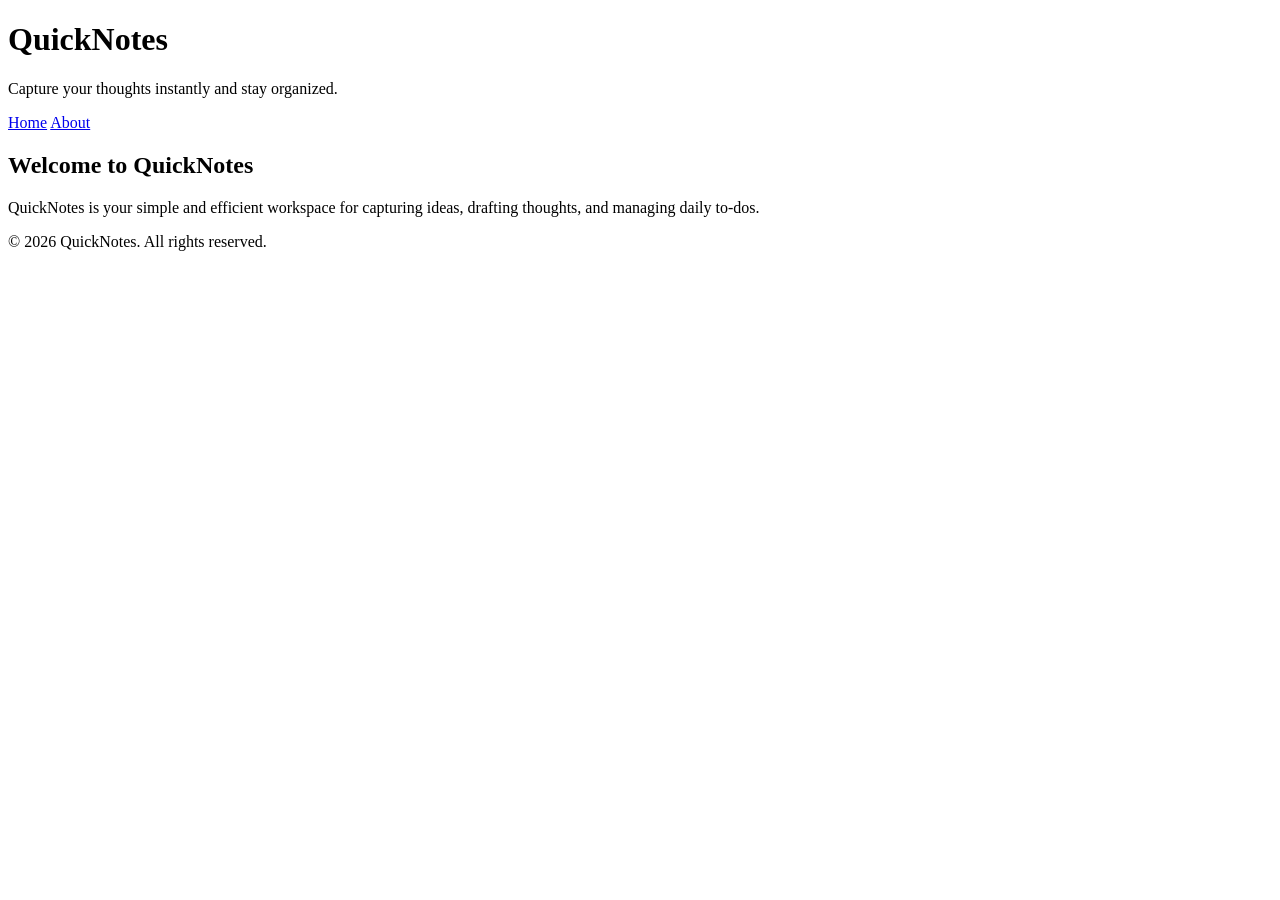
<file: day1/index.html>
<!DOCTYPE html>
<html lang="en">
<head>
  <meta charset="UTF-8">
  <meta name="viewport" content="width=device-width, initial-scale=1.0">
  <title>QuickNotes</title>
</head>
<body>
  <header>
    <h1>QuickNotes</h1>
    <p>Capture your thoughts instantly and stay organized.</p>
    <nav>
      <a href="index.html">Home</a>
      <a href="about.html">About</a>
    </nav>
  </header>
  <main>
    <h2>Welcome to QuickNotes</h2>
    <p>QuickNotes is your simple and efficient workspace for capturing ideas, drafting thoughts, and managing daily to-dos.</p>
  </main>
  <footer>
    <p>&copy; 2026 QuickNotes. All rights reserved.</p>
  </footer>
</body>
</html>
</file>
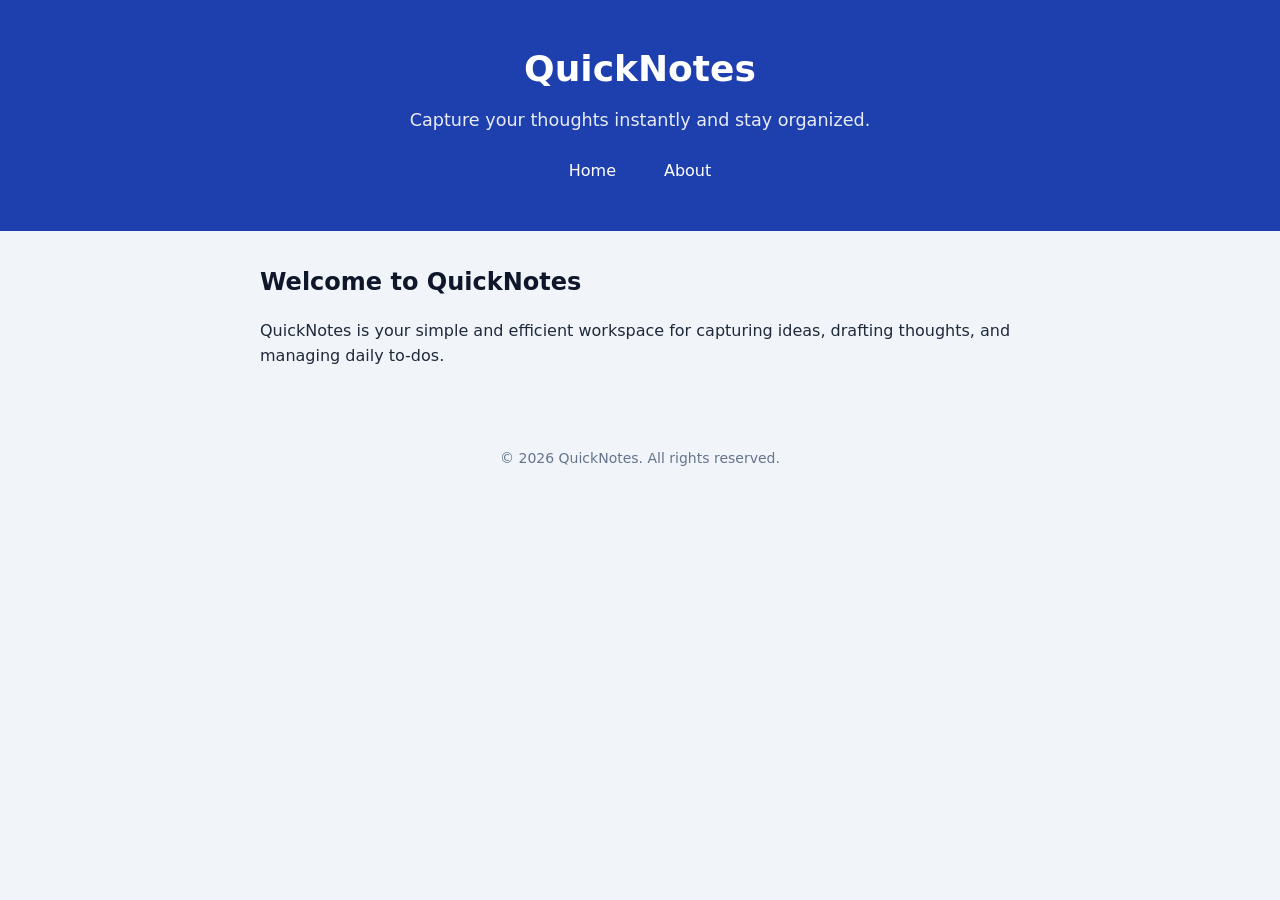
<file: day2/index.html>
<!DOCTYPE html>
<html lang="en">
<head>
  <meta charset="UTF-8">
  <meta name="viewport" content="width=device-width, initial-scale=1.0">
  <title>QuickNotes</title>
  <link rel="stylesheet" href="style.css">
</head>
<body>
  <header>
    <h1>QuickNotes</h1>
    <p>Capture your thoughts instantly and stay organized.</p>
    <nav>
      <a href="index.html">Home</a>
      <a href="about.html">About</a>
    </nav>
  </header>
  <main>
    <h2>Welcome to QuickNotes</h2>
    <p>QuickNotes is your simple and efficient workspace for capturing ideas, drafting thoughts, and managing daily to-dos.</p>
  </main>
  <footer>
    <p>&copy; 2026 QuickNotes. All rights reserved.</p>
  </footer>
</body>
</html>
</file>
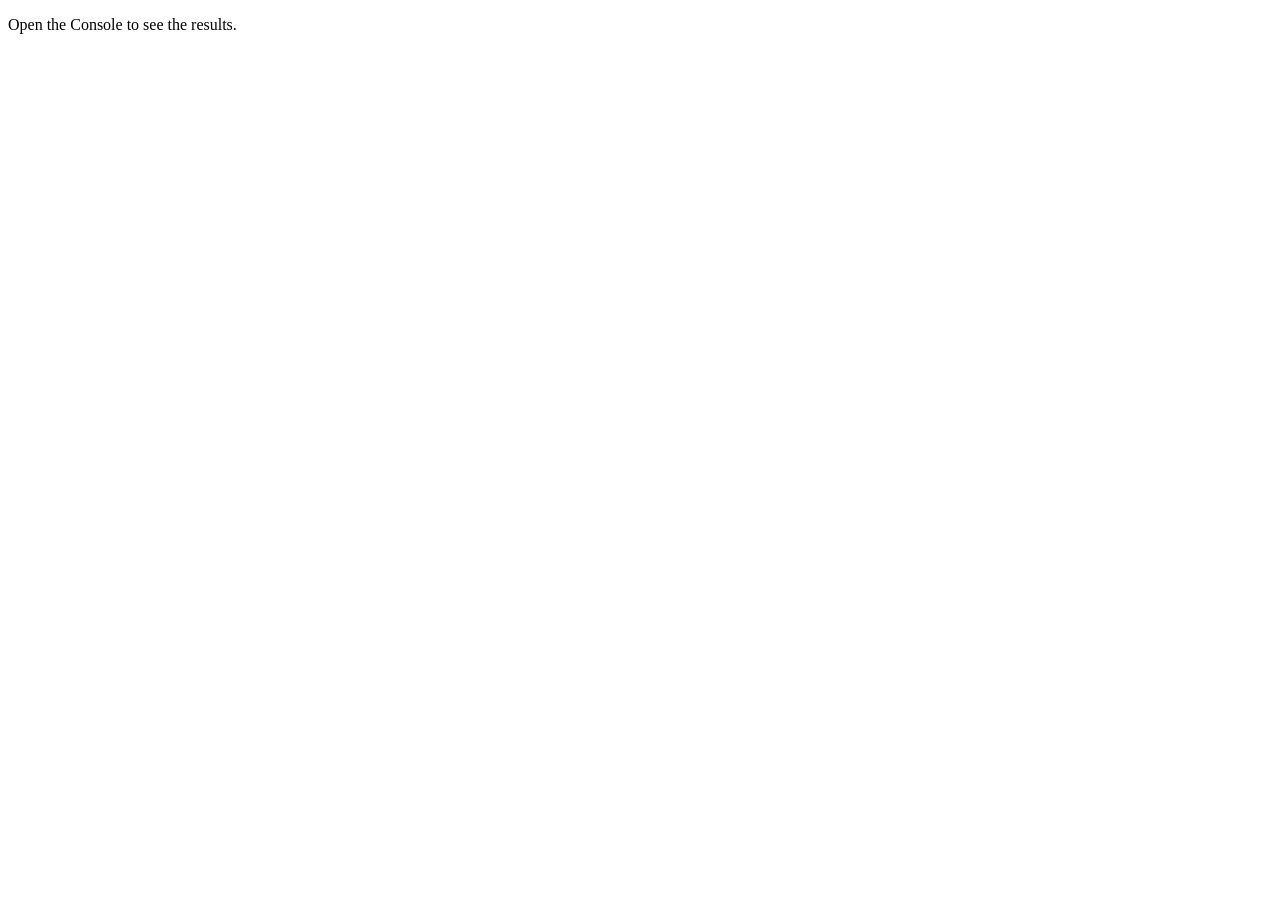
<file: day3/index.html>
<!DOCTYPE html>
<html lang="en">
<head>
  <meta charset="UTF-8">
  <meta name="viewport" content="width=device-width, initial-scale=1.0">
  <title>Notes Toolkit</title>
  <script src="script.js" defer></script>
</head>
<body>
  <p>Open the Console to see the results.</p>
</body>
</html>
</file>
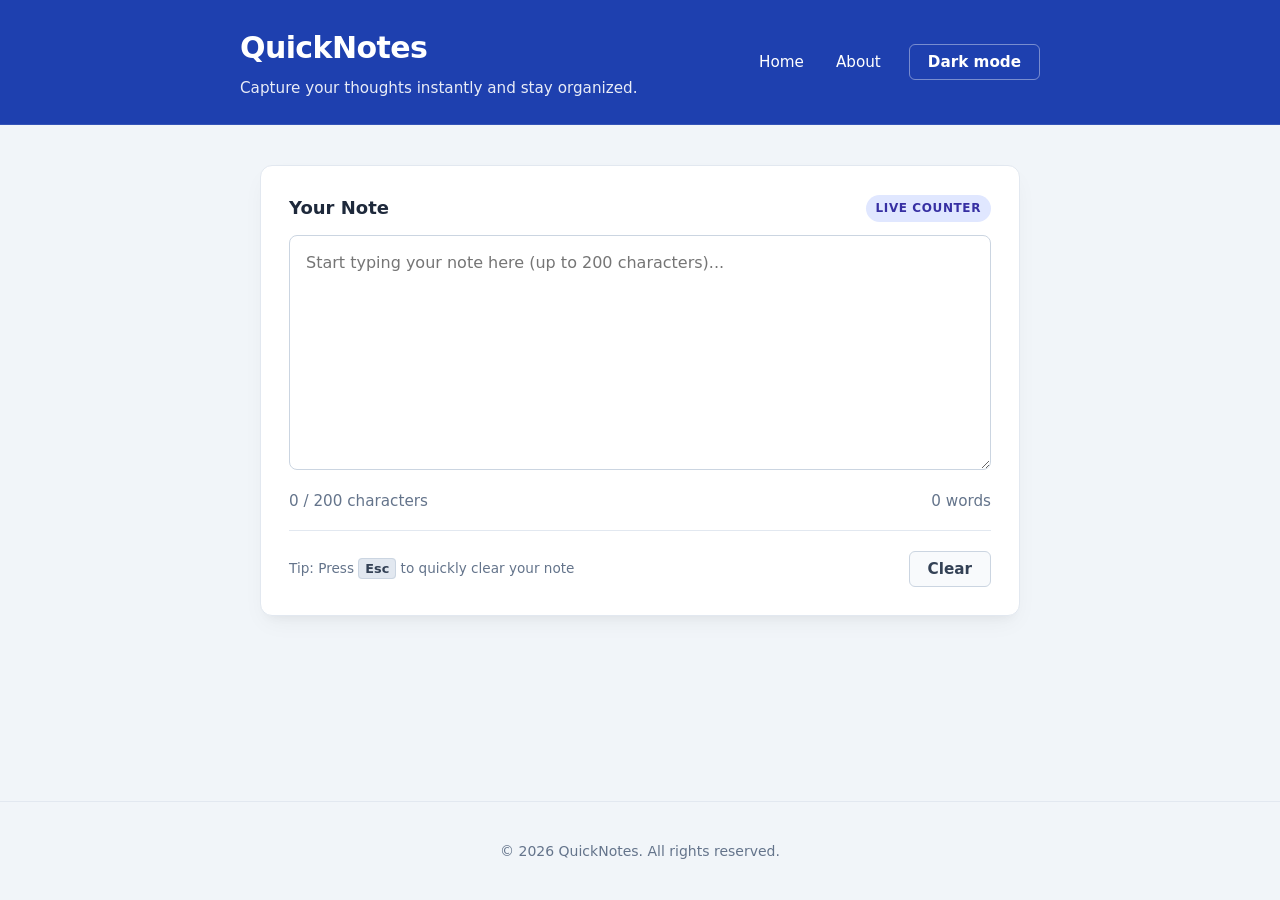
<file: day4/index.html>
<!DOCTYPE html>
<html lang="en">
<head>
  <meta charset="UTF-8">
  <meta name="viewport" content="width=device-width, initial-scale=1.0">
  <title>QuickNotes - Note Editor</title>
  <link rel="stylesheet" href="style.css">
  <script src="script.js" defer></script>
</head>
<body>
  <header>
    <div class="header-inner">
      <div class="header-brand">
        <h1>QuickNotes</h1>
        <p>Capture your thoughts instantly and stay organized.</p>
      </div>
      <div class="header-actions">
        <nav>
          <a href="../day1/index.html">Home</a>
          <a href="../day1/about.html">About</a>
        </nav>
        <button id="theme-toggle" type="button">Dark mode</button>
      </div>
    </div>
  </header>

  <main>
    <section class="editor-card">
      <div class="editor-header">
        <label for="note-text" class="editor-label">Your Note</label>
        <span class="editor-badge">Live Counter</span>
      </div>

      <textarea
        id="note-text"
        name="note-text"
        placeholder="Start typing your note here (up to 200 characters)..."
        rows="8"
      ></textarea>

      <div class="stats-container">
        <p id="char-count">0 / 200 characters</p>
        <p id="word-count">0 words</p>
      </div>

      <div class="editor-actions">
        <span class="hint-text">Tip: Press <kbd>Esc</kbd> to quickly clear your note</span>
        <button id="clear-btn" type="button">Clear</button>
      </div>
    </section>
  </main>

  <footer>
    <p>&copy; 2026 QuickNotes. All rights reserved.</p>
  </footer>
</body>
</html>
</file>
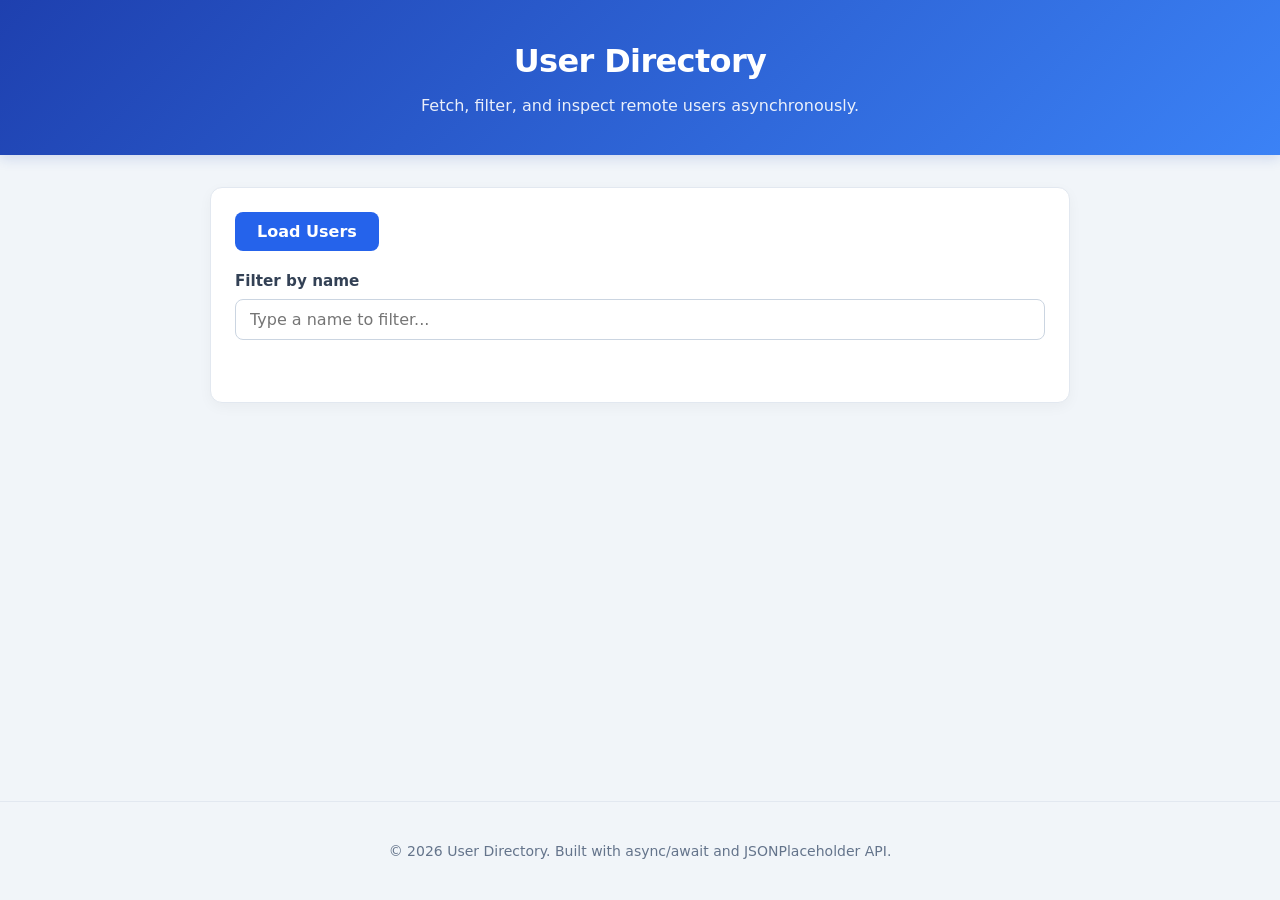
<file: day5/index.html>
<!DOCTYPE html>
<html lang="en">
<head>
  <meta charset="UTF-8">
  <meta name="viewport" content="width=device-width, initial-scale=1.0">
  <title>User Directory - Day 5</title>
  <link rel="stylesheet" href="style.css">
  <script src="users.js" defer></script>
</head>
<body>
  <header>
    <h1>User Directory</h1>
    <p>Fetch, filter, and inspect remote users asynchronously.</p>
  </header>

  <main>
    <section class="controls-card">
      <div class="actions-row">
        <button id="load-users" type="button">Load Users</button>
      </div>

      <div class="filter-group">
        <label for="filter-input">Filter by name</label>
        <input
          type="text"
          id="filter-input"
          placeholder="Type a name to filter..."
          autocomplete="off"
        >
      </div>

      <p id="status" class="status-message" aria-live="polite"></p>
    </section>

    <section class="users-section">
      <ul id="users-list" class="users-list"></ul>
    </section>
  </main>

  <footer>
    <p>&copy; 2026 User Directory. Built with async/await and JSONPlaceholder API.</p>
  </footer>
</body>
</html>
</file>
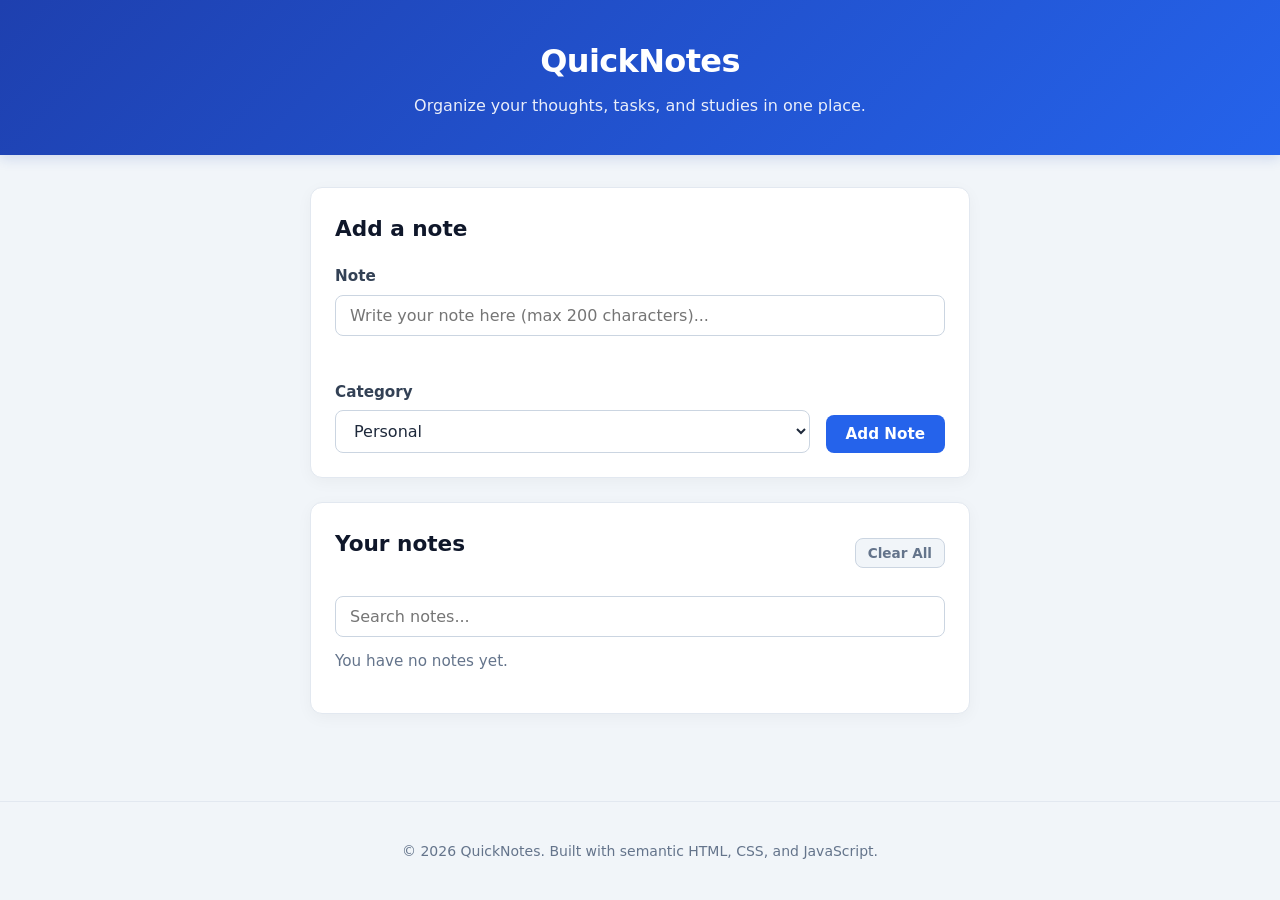
<file: quicknotes-app/index.html>
<!DOCTYPE html>
<html lang="en">
<head>
  <meta charset="UTF-8">
  <meta name="viewport" content="width=device-width, initial-scale=1.0">
  <title>QuickNotes App</title>
  <link rel="stylesheet" href="style.css">
  <script src="script.js" defer></script>
</head>
<body>
  <header>
    <h1>QuickNotes</h1>
    <p>Organize your thoughts, tasks, and studies in one place.</p>
  </header>

  <main>
    <section class="card" aria-labelledby="add-note-heading">
      <h2 id="add-note-heading">Add a note</h2>
      <form id="note-form" novalidate>
        <div class="form-group">
          <label for="note-input">Note</label>
          <input
            type="text"
            id="note-input"
            name="note-input"
            placeholder="Write your note here (max 200 characters)..."
            autocomplete="off"
          >
          <p id="error-message" class="error-message" aria-live="polite"></p>
        </div>

        <div class="form-controls">
          <div class="category-group">
            <label for="category-select">Category</label>
            <select id="category-select" name="category">
              <option value="personal">Personal</option>
              <option value="work">Work</option>
              <option value="study">Study</option>
            </select>
          </div>

          <button type="submit" id="add-note-btn">Add Note</button>
        </div>
      </form>
    </section>

    <section class="card" aria-labelledby="your-notes-heading">
      <div class="section-header">
        <h2 id="your-notes-heading">Your notes</h2>
        <button type="button" id="clear-all-btn" class="clear-all-btn">Clear All</button>
      </div>

      <div class="search-bar">
        <label for="search-input" class="visually-hidden">Search notes</label>
        <input
          type="text"
          id="search-input"
          placeholder="Search notes..."
          autocomplete="off"
        >
      </div>

      <p id="note-count" class="note-count">You have no notes yet.</p>

      <ul id="notes-list" class="notes-list"></ul>
    </section>
  </main>

  <footer>
    <p>&copy; 2026 QuickNotes. Built with semantic HTML, CSS, and JavaScript.</p>
  </footer>
</body>
</html>
</file>
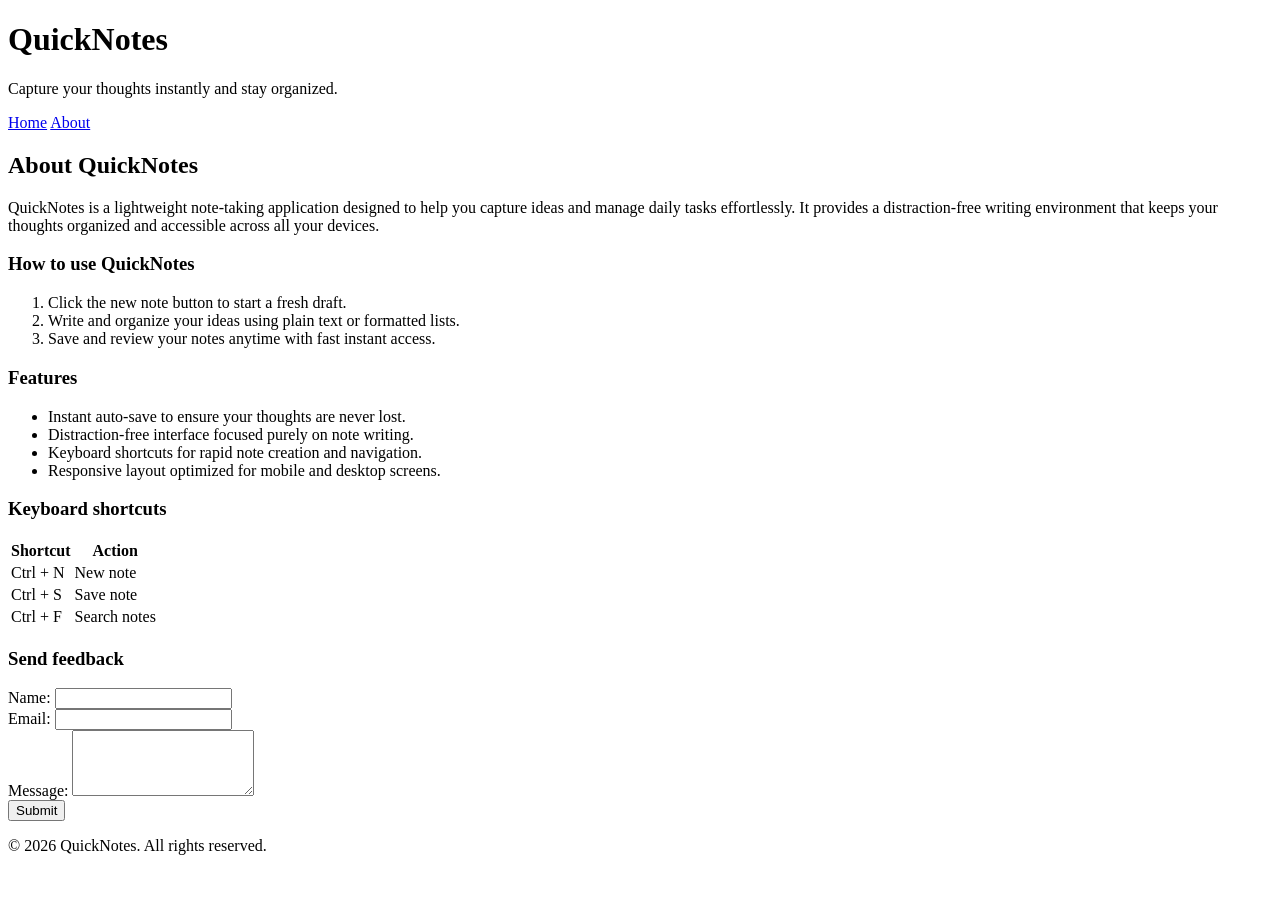
<file: day1/about.html>
<!DOCTYPE html>
<html lang="en">
<head>
  <meta charset="UTF-8">
  <meta name="viewport" content="width=device-width, initial-scale=1.0">
  <title>About - QuickNotes</title>
</head>
<body>
  <header>
    <h1>QuickNotes</h1>
    <p>Capture your thoughts instantly and stay organized.</p>
    <nav>
      <a href="index.html">Home</a>
      <a href="about.html">About</a>
    </nav>
  </header>
  <main>
    <h2>About QuickNotes</h2>
    <p>QuickNotes is a lightweight note-taking application designed to help you capture ideas and manage daily tasks effortlessly. It provides a distraction-free writing environment that keeps your thoughts organized and accessible across all your devices.</p>

    <section>
      <h3>How to use QuickNotes</h3>
      <ol>
        <li>Click the new note button to start a fresh draft.</li>
        <li>Write and organize your ideas using plain text or formatted lists.</li>
        <li>Save and review your notes anytime with fast instant access.</li>
      </ol>
    </section>

    <section>
      <h3>Features</h3>
      <ul>
        <li>Instant auto-save to ensure your thoughts are never lost.</li>
        <li>Distraction-free interface focused purely on note writing.</li>
        <li>Keyboard shortcuts for rapid note creation and navigation.</li>
        <li>Responsive layout optimized for mobile and desktop screens.</li>
      </ul>
    </section>

    <section>
      <h3>Keyboard shortcuts</h3>
      <table>
        <thead>
          <tr>
            <th>Shortcut</th>
            <th>Action</th>
          </tr>
        </thead>
        <tbody>
          <tr>
            <td>Ctrl + N</td>
            <td>New note</td>
          </tr>
          <tr>
            <td>Ctrl + S</td>
            <td>Save note</td>
          </tr>
          <tr>
            <td>Ctrl + F</td>
            <td>Search notes</td>
          </tr>
        </tbody>
      </table>
    </section>

    <section>
      <h3>Send feedback</h3>
      <form action="#" method="post">
        <div>
          <label for="name">Name:</label>
          <input type="text" id="name" name="name" required>
        </div>
        <div>
          <label for="email">Email:</label>
          <input type="email" id="email" name="email" required>
        </div>
        <div>
          <label for="message">Message:</label>
          <textarea id="message" name="message" rows="4" required></textarea>
        </div>
        <button type="submit">Submit</button>
      </form>
    </section>
  </main>
  <footer>
    <p>&copy; 2026 QuickNotes. All rights reserved.</p>
  </footer>
</body>
</html>
</file>
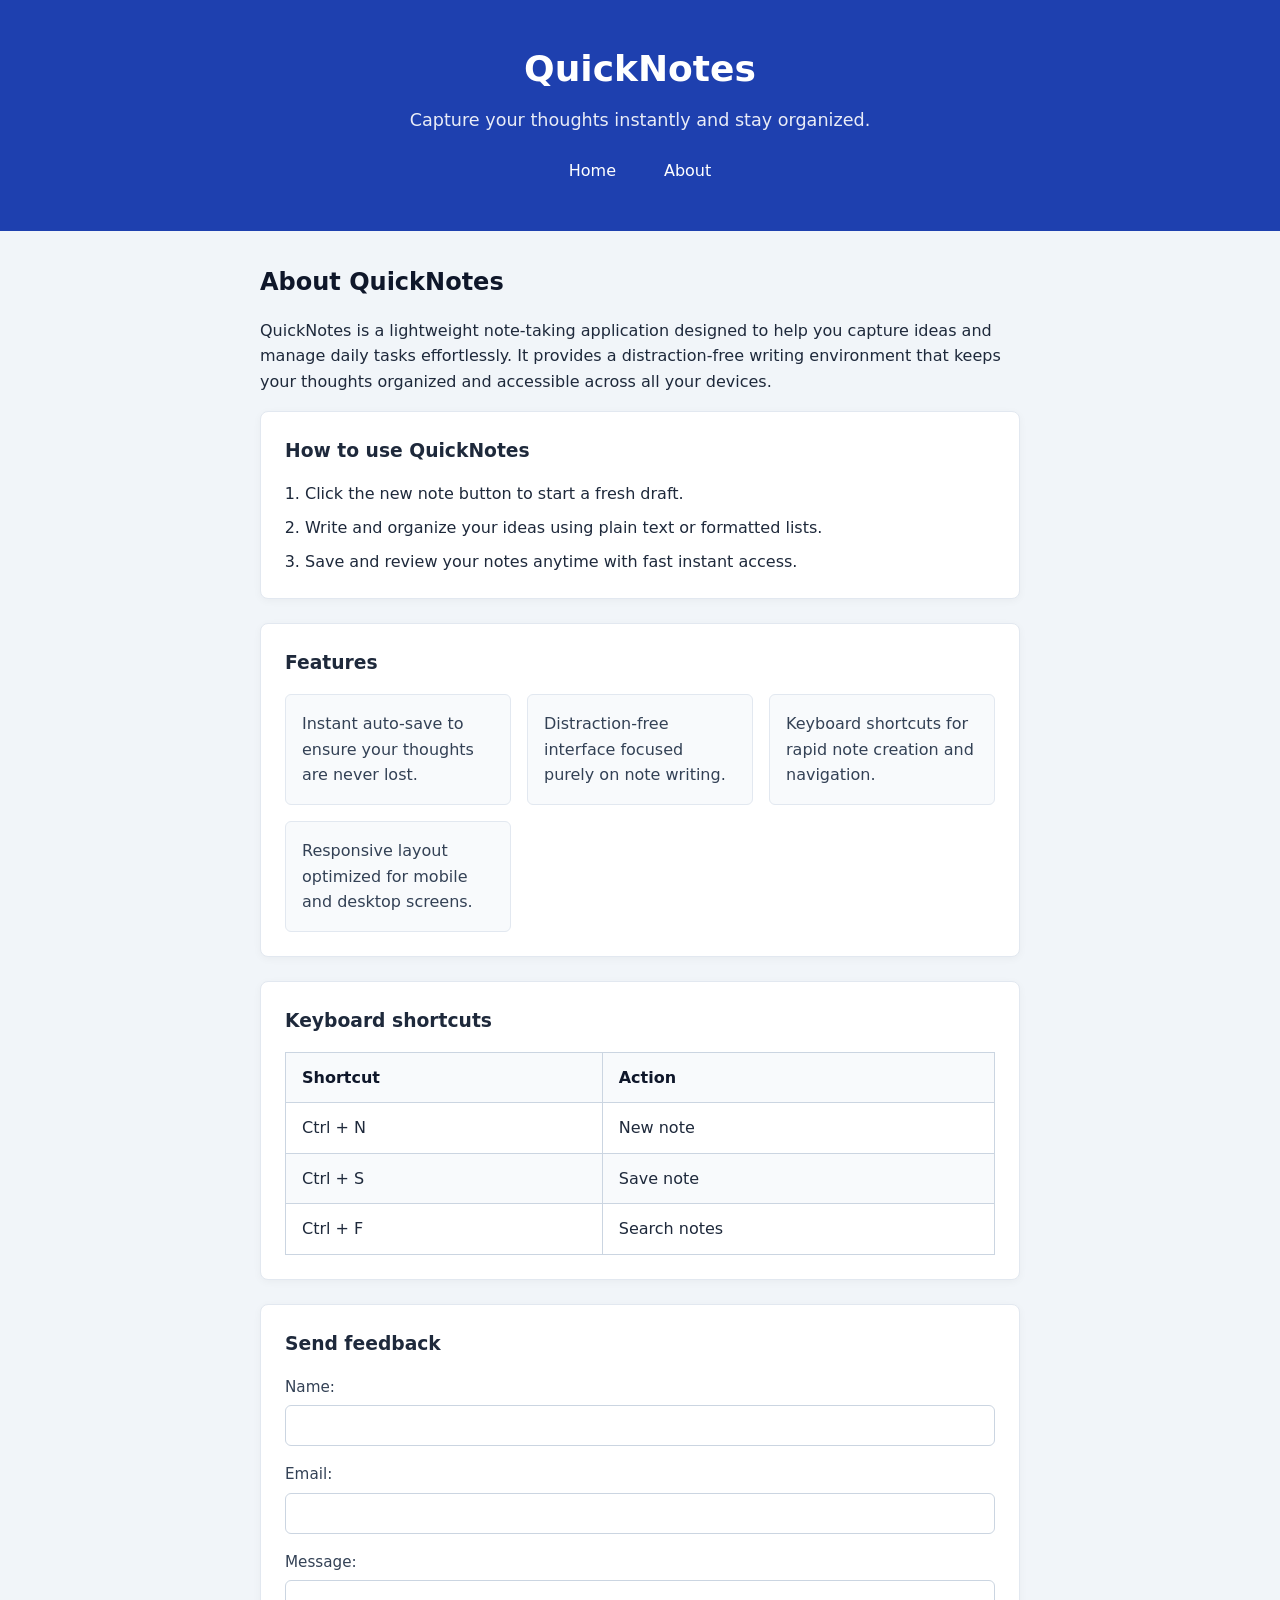
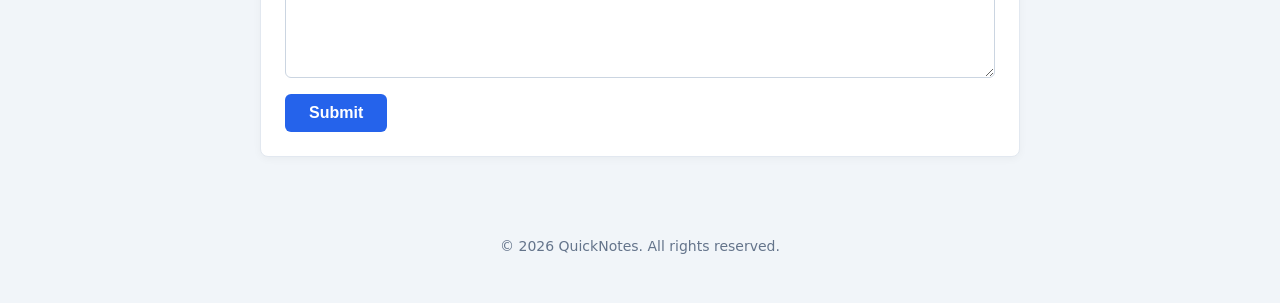
<file: day2/about.html>
<!DOCTYPE html>
<html lang="en">
<head>
  <meta charset="UTF-8">
  <meta name="viewport" content="width=device-width, initial-scale=1.0">
  <title>About - QuickNotes</title>
  <link rel="stylesheet" href="style.css">
</head>
<body>
  <header>
    <h1>QuickNotes</h1>
    <p>Capture your thoughts instantly and stay organized.</p>
    <nav>
      <a href="index.html">Home</a>
      <a href="about.html">About</a>
    </nav>
  </header>
  <main>
    <h2>About QuickNotes</h2>
    <p>QuickNotes is a lightweight note-taking application designed to help you capture ideas and manage daily tasks effortlessly. It provides a distraction-free writing environment that keeps your thoughts organized and accessible across all your devices.</p>

    <section>
      <h3>How to use QuickNotes</h3>
      <ol>
        <li>Click the new note button to start a fresh draft.</li>
        <li>Write and organize your ideas using plain text or formatted lists.</li>
        <li>Save and review your notes anytime with fast instant access.</li>
      </ol>
    </section>

    <section>
      <h3>Features</h3>
      <ul class="features">
        <li>Instant auto-save to ensure your thoughts are never lost.</li>
        <li>Distraction-free interface focused purely on note writing.</li>
        <li>Keyboard shortcuts for rapid note creation and navigation.</li>
        <li>Responsive layout optimized for mobile and desktop screens.</li>
      </ul>
    </section>

    <section>
      <h3>Keyboard shortcuts</h3>
      <table>
        <thead>
          <tr>
            <th>Shortcut</th>
            <th>Action</th>
          </tr>
        </thead>
        <tbody>
          <tr>
            <td>Ctrl + N</td>
            <td>New note</td>
          </tr>
          <tr>
            <td>Ctrl + S</td>
            <td>Save note</td>
          </tr>
          <tr>
            <td>Ctrl + F</td>
            <td>Search notes</td>
          </tr>
        </tbody>
      </table>
    </section>

    <section>
      <h3>Send feedback</h3>
      <form action="#" method="post">
        <div>
          <label for="name">Name:</label>
          <input type="text" id="name" name="name" required>
        </div>
        <div>
          <label for="email">Email:</label>
          <input type="email" id="email" name="email" required>
        </div>
        <div>
          <label for="message">Message:</label>
          <textarea id="message" name="message" rows="4" required></textarea>
        </div>
        <button type="submit">Submit</button>
      </form>
    </section>
  </main>
  <footer>
    <p>&copy; 2026 QuickNotes. All rights reserved.</p>
  </footer>
</body>
</html>
</file>
<file: day2/style.css>
/* 1. Reset: box-sizing border-box for all elements */
*,
*::before,
*::after {
  box-sizing: border-box;
}

/* 2. Base body styling */
body {
  margin: 0;
  font-family: system-ui, -apple-system, BlinkMacSystemFont, "Segoe UI", Roboto, Oxygen, Ubuntu, Cantarell, "Open Sans", "Helvetica Neue", sans-serif;
  line-height: 1.6;
  color: #1e293b;
  background-color: #f1f5f9;
}

/* 3. Styled <header> */
header {
  background: #1e40af;
  color: #ffffff;
  text-align: center;
  padding: 40px 20px;
}

header h1 {
  margin: 0 0 8px 0;
  font-size: 2.25rem;
  font-weight: 700;
}

header p {
  margin: 0 0 16px 0;
  font-size: 1.1rem;
  opacity: 0.9;
}

/* 4. <nav> using Flexbox */
nav {
  display: flex;
  flex-direction: row;
  justify-content: center;
  align-items: center;
  gap: 16px;
}

nav a {
  color: #ffffff;
  text-decoration: none;
  font-weight: 500;
  padding: 8px 16px;
  border-radius: 6px;
  transition: background-color 0.2s ease, color 0.2s ease;
}

nav a:hover {
  background-color: rgba(255, 255, 255, 0.2);
  text-decoration: none;
  color: #ffffff;
}

/* 5. Centered <main> with max-width and margin-left/right: auto */
main {
  max-width: 800px;
  margin-top: 32px;
  margin-bottom: 32px;
  margin-left: auto;
  margin-right: auto;
  padding: 0 20px;
}

main h2 {
  color: #0f172a;
  margin-top: 0;
  margin-bottom: 16px;
}

/* 6. <section> styled as white cards */
section {
  background-color: #ffffff;
  border-radius: 8px;
  padding: 24px;
  margin-bottom: 24px;
  border: 1px solid #e2e8f0;
  box-shadow: 0 2px 8px rgba(0, 0, 0, 0.04);
}

section h3 {
  margin-top: 0;
  margin-bottom: 16px;
  color: #1e293b;
}

ol {
  padding-left: 20px;
  margin-bottom: 0;
}

ol li {
  margin-bottom: 8px;
}

ol li:last-child {
  margin-bottom: 0;
}

/* 7. .features using CSS Grid */
.features {
  display: grid;
  grid-template-columns: repeat(auto-fit, minmax(180px, 1fr));
  gap: 16px;
  list-style: none;
  padding: 0;
  margin: 0;
}

.features li {
  background-color: #f8fafc;
  border: 1px solid #e2e8f0;
  border-radius: 6px;
  padding: 16px;
  color: #334155;
}

/* 8. Shortcuts table with borders and cell padding */
table {
  width: 100%;
  border-collapse: collapse;
  margin-top: 12px;
}

th,
td {
  border: 1px solid #cbd5e1;
  padding: 12px 16px;
  text-align: left;
}

th {
  background-color: #f8fafc;
  color: #0f172a;
  font-weight: 600;
}

tr:nth-child(even) td {
  background-color: #f8fafc;
}

/* 9. Feedback form fields stacked vertically and full width */
form {
  display: flex;
  flex-direction: column;
  gap: 16px;
}

form div {
  display: flex;
  flex-direction: column;
  gap: 6px;
}

form label {
  font-weight: 500;
  color: #334155;
  font-size: 0.95rem;
}

form input[type="text"],
form input[type="email"],
form textarea {
  width: 100%;
  padding: 10px 12px;
  border: 1px solid #cbd5e1;
  border-radius: 6px;
  font-family: inherit;
  font-size: 1rem;
  transition: border-color 0.2s ease, box-shadow 0.2s ease;
}

form input[type="text"]:focus,
form input[type="email"]:focus,
form textarea:focus {
  outline: none;
  border-color: #2563eb;
  box-shadow: 0 0 0 3px rgba(37, 99, 235, 0.15);
}

/* 10. Buttons with a transition and visible hover effect */
button {
  align-self: flex-start;
  background-color: #2563eb;
  color: #ffffff;
  border: none;
  border-radius: 6px;
  padding: 10px 24px;
  font-size: 1rem;
  font-weight: 600;
  cursor: pointer;
  transition: background-color 0.2s ease, transform 0.15s ease, box-shadow 0.2s ease;
}

button:hover {
  background-color: #1d4ed8;
  transform: translateY(-1px);
  box-shadow: 0 4px 6px -1px rgba(0, 0, 0, 0.1);
}

button:active {
  transform: translateY(0);
  box-shadow: none;
}

/* Footer styling */
footer {
  text-align: center;
  padding: 32px 20px;
  color: #64748b;
  font-size: 0.875rem;
}

/* 11. @media (max-width: 600px) reducing header font size and padding */
@media (max-width: 600px) {
  header {
    padding: 24px 16px;
  }

  header h1 {
    font-size: 1.6rem;
  }

  header p {
    font-size: 0.95rem;
  }

  main {
    margin-top: 20px;
    margin-bottom: 20px;
    padding: 0 16px;
  }

  section {
    padding: 16px;
    margin-bottom: 16px;
  }
}
</file>
<file: day4/style.css>
/* Day 4 - QuickNotes Styles */

/* 1. CSS variables on :root */
:root {
  --bg-color: #f1f5f9;
  --text-color: #1e293b;
  --text-muted: #64748b;
  --card-bg: #ffffff;
  --card-border: #e2e8f0;
  --card-shadow: 0 10px 25px -5px rgba(0, 0, 0, 0.05), 0 8px 10px -6px rgba(0, 0, 0, 0.04);
  --header-bg: #1e40af;
  --header-text: #ffffff;
  --nav-link-hover: rgba(255, 255, 255, 0.2);
  --textarea-bg: #ffffff;
  --textarea-border: #cbd5e1;
  --textarea-focus-border: #2563eb;
  --textarea-focus-ring: rgba(37, 99, 235, 0.15);
  --btn-primary-bg: #2563eb;
  --btn-primary-text: #ffffff;
  --btn-primary-hover: #1d4ed8;
  --btn-secondary-bg: #f8fafc;
  --btn-secondary-text: #334155;
  --btn-secondary-border: #cbd5e1;
  --btn-secondary-hover: #e2e8f0;
  --badge-bg: #e0e7ff;
  --badge-text: #3730a3;
  --kbd-bg: #e2e8f0;
  --kbd-border: #cbd5e1;
  --kbd-text: #334155;
}

/* 2. Dark-theme overrides using body.dark */
body.dark {
  --bg-color: #0f172a;
  --text-color: #f8fafc;
  --text-muted: #94a3b8;
  --card-bg: #1e293b;
  --card-border: #334155;
  --card-shadow: 0 10px 25px -5px rgba(0, 0, 0, 0.4), 0 8px 10px -6px rgba(0, 0, 0, 0.3);
  --header-bg: #0f172a;
  --header-text: #f8fafc;
  --nav-link-hover: rgba(255, 255, 255, 0.15);
  --textarea-bg: #0f172a;
  --textarea-border: #475569;
  --textarea-focus-border: #60a5fa;
  --textarea-focus-ring: rgba(96, 165, 250, 0.25);
  --btn-primary-bg: #3b82f6;
  --btn-primary-text: #ffffff;
  --btn-primary-hover: #60a5fa;
  --btn-secondary-bg: #334155;
  --btn-secondary-text: #f8fafc;
  --btn-secondary-border: #475569;
  --btn-secondary-hover: #475569;
  --badge-bg: #312e81;
  --badge-text: #c7d2fe;
  --kbd-bg: #334155;
  --kbd-border: #475569;
  --kbd-text: #cbd5e1;
}

/* 3. Orange .warning */
.warning {
  color: orange;
}

/* 4. Red/bold .over */
.over {
  color: red;
  font-weight: bold;
}

/* Base resets & typography */
*,
*::before,
*::after {
  box-sizing: border-box;
}

body {
  margin: 0;
  font-family: system-ui, -apple-system, BlinkMacSystemFont, "Segoe UI", Roboto, Oxygen, Ubuntu, Cantarell, "Open Sans", "Helvetica Neue", sans-serif;
  line-height: 1.6;
  background-color: var(--bg-color);
  color: var(--text-color);
  min-height: 100vh;
  display: flex;
  flex-direction: column;
  transition: background-color 0.25s ease, color 0.25s ease;
}

/* Header styling */
header {
  background-color: var(--header-bg);
  color: var(--header-text);
  padding: 24px 20px;
  border-bottom: 1px solid rgba(255, 255, 255, 0.1);
  transition: background-color 0.25s ease;
}

.header-inner {
  max-width: 800px;
  margin: 0 auto;
  display: flex;
  justify-content: space-between;
  align-items: center;
  flex-wrap: wrap;
  gap: 16px;
}

.header-brand h1 {
  margin: 0 0 4px 0;
  font-size: 1.875rem;
  font-weight: 700;
  letter-spacing: -0.02em;
}

.header-brand p {
  margin: 0;
  font-size: 0.95rem;
  opacity: 0.9;
}

.header-actions {
  display: flex;
  align-items: center;
  gap: 16px;
}

nav {
  display: flex;
  gap: 8px;
}

nav a {
  color: var(--header-text);
  text-decoration: none;
  font-weight: 500;
  font-size: 0.95rem;
  padding: 6px 12px;
  border-radius: 6px;
  transition: background-color 0.2s ease;
}

nav a:hover {
  background-color: var(--nav-link-hover);
}

/* Buttons */
button {
  font-family: inherit;
  font-size: 0.95rem;
  font-weight: 600;
  padding: 8px 18px;
  border-radius: 6px;
  cursor: pointer;
  transition: background-color 0.2s ease, transform 0.1s ease, border-color 0.2s ease, box-shadow 0.2s ease;
}

button:active {
  transform: translateY(1px);
}

#theme-toggle {
  background-color: transparent;
  color: var(--header-text);
  border: 1px solid rgba(255, 255, 255, 0.4);
}

#theme-toggle:hover {
  background-color: var(--nav-link-hover);
  border-color: rgba(255, 255, 255, 0.8);
}

#clear-btn {
  background-color: var(--btn-secondary-bg);
  color: var(--btn-secondary-text);
  border: 1px solid var(--btn-secondary-border);
}

#clear-btn:hover {
  background-color: var(--btn-secondary-hover);
}

/* Main content */
main {
  max-width: 800px;
  width: 100%;
  margin: 40px auto;
  padding: 0 20px;
  flex: 1;
}

.editor-card {
  background-color: var(--card-bg);
  border: 1px solid var(--card-border);
  border-radius: 12px;
  padding: 28px;
  box-shadow: var(--card-shadow);
  transition: background-color 0.25s ease, border-color 0.25s ease;
}

.editor-header {
  display: flex;
  justify-content: space-between;
  align-items: center;
  margin-bottom: 12px;
}

.editor-label {
  font-size: 1.125rem;
  font-weight: 600;
  color: var(--text-color);
}

.editor-badge {
  font-size: 0.75rem;
  font-weight: 600;
  text-transform: uppercase;
  letter-spacing: 0.05em;
  background-color: var(--badge-bg);
  color: var(--badge-text);
  padding: 4px 10px;
  border-radius: 9999px;
}

/* Textarea */
textarea#note-text {
  width: 100%;
  min-height: 180px;
  padding: 14px 16px;
  font-family: inherit;
  font-size: 1rem;
  line-height: 1.6;
  background-color: var(--textarea-bg);
  color: var(--text-color);
  border: 1px solid var(--textarea-border);
  border-radius: 8px;
  resize: vertical;
  transition: border-color 0.2s ease, box-shadow 0.2s ease, background-color 0.25s ease;
}

textarea#note-text:focus {
  outline: none;
  border-color: var(--textarea-focus-border);
  box-shadow: 0 0 0 3px var(--textarea-focus-ring);
}

/* Counter paragraph styles */
.stats-container {
  display: flex;
  justify-content: space-between;
  align-items: center;
  margin-top: 12px;
  margin-bottom: 20px;
  padding-bottom: 16px;
  border-bottom: 1px solid var(--card-border);
}

#char-count,
#word-count {
  margin: 0;
  font-size: 0.95rem;
  font-weight: 500;
  color: var(--text-muted);
  transition: color 0.15s ease;
}

/* Actions footer */
.editor-actions {
  display: flex;
  justify-content: space-between;
  align-items: center;
  flex-wrap: wrap;
  gap: 12px;
}

.hint-text {
  font-size: 0.85rem;
  color: var(--text-muted);
}

kbd {
  font-family: inherit;
  font-size: 0.8rem;
  font-weight: 600;
  background-color: var(--kbd-bg);
  color: var(--kbd-text);
  border: 1px solid var(--kbd-border);
  border-radius: 4px;
  padding: 2px 6px;
}

/* Page footer */
footer {
  text-align: center;
  padding: 24px 20px;
  color: var(--text-muted);
  font-size: 0.875rem;
  border-top: 1px solid var(--card-border);
}

/* Responsive adjustments */
@media (max-width: 600px) {
  header {
    padding: 20px 16px;
  }

  .header-inner {
    flex-direction: column;
    align-items: flex-start;
  }

  .header-actions {
    width: 100%;
    justify-content: space-between;
  }

  main {
    margin: 20px auto;
    padding: 0 16px;
  }

  .editor-card {
    padding: 20px 16px;
  }

  .stats-container {
    flex-direction: column;
    align-items: flex-start;
    gap: 6px;
  }

  .editor-actions {
    flex-direction: column-reverse;
    align-items: stretch;
  }

  #clear-btn {
    width: 100%;
  }
}
</file>
<file: day5/style.css>
/* Day 5 - User Directory Styles */
*,
*::before,
*::after {
  box-sizing: border-box;
}

body {
  margin: 0;
  font-family: system-ui, -apple-system, BlinkMacSystemFont, "Segoe UI", Roboto, Oxygen, Ubuntu, Cantarell, "Open Sans", "Helvetica Neue", sans-serif;
  line-height: 1.6;
  background-color: #f1f5f9;
  color: #1e293b;
  min-height: 100vh;
  display: flex;
  flex-direction: column;
}

header {
  background: linear-gradient(135deg, #1e40af 0%, #3b82f6 100%);
  color: #ffffff;
  text-align: center;
  padding: 36px 20px;
  box-shadow: 0 4px 12px rgba(30, 64, 175, 0.15);
}

header h1 {
  margin: 0 0 6px 0;
  font-size: 2rem;
  font-weight: 700;
  letter-spacing: -0.02em;
}

header p {
  margin: 0;
  font-size: 1rem;
  opacity: 0.9;
}

main {
  max-width: 900px;
  width: 100%;
  margin: 32px auto;
  padding: 0 20px;
  flex: 1;
}

.controls-card {
  background-color: #ffffff;
  border: 1px solid #e2e8f0;
  border-radius: 12px;
  padding: 24px;
  margin-bottom: 28px;
  box-shadow: 0 4px 14px rgba(0, 0, 0, 0.04);
}

.actions-row {
  display: flex;
  gap: 12px;
  margin-bottom: 18px;
}

button#load-users {
  background-color: #2563eb;
  color: #ffffff;
  font-family: inherit;
  font-size: 1rem;
  font-weight: 600;
  padding: 10px 22px;
  border: none;
  border-radius: 8px;
  cursor: pointer;
  transition: background-color 0.2s ease, opacity 0.2s ease, transform 0.1s ease;
}

button#load-users:hover:not(:disabled) {
  background-color: #1d4ed8;
}

button#load-users:active:not(:disabled) {
  transform: translateY(1px);
}

button#load-users:disabled {
  opacity: 0.6;
  cursor: not-allowed;
}

.filter-group {
  display: flex;
  flex-direction: column;
  gap: 6px;
}

label[for="filter-input"] {
  font-size: 0.95rem;
  font-weight: 600;
  color: #334155;
}

input#filter-input {
  width: 100%;
  padding: 10px 14px;
  font-family: inherit;
  font-size: 1rem;
  border: 1px solid #cbd5e1;
  border-radius: 8px;
  background-color: #ffffff;
  color: #1e293b;
  transition: border-color 0.2s ease, box-shadow 0.2s ease;
}

input#filter-input:focus {
  outline: none;
  border-color: #2563eb;
  box-shadow: 0 0 0 3px rgba(37, 99, 235, 0.15);
}

.status-message {
  margin: 14px 0 0 0;
  font-size: 0.95rem;
  font-weight: 500;
  min-height: 1.5rem;
  color: #64748b;
  transition: color 0.2s ease;
}

.status-message.loading {
  color: #2563eb;
}

.status-message.success {
  color: #16a34a;
}

.status-message.error {
  color: #dc2626;
}

/* Users Grid */
.users-list {
  list-style: none;
  padding: 0;
  margin: 0;
  display: grid;
  grid-template-columns: repeat(auto-fill, minmax(260px, 1fr));
  gap: 16px;
}

.user-card {
  background-color: #ffffff;
  border: 1px solid #e2e8f0;
  border-left: 5px solid #3b82f6;
  border-radius: 8px;
  padding: 18px;
  box-shadow: 0 2px 6px rgba(0, 0, 0, 0.03);
  display: flex;
  flex-direction: column;
  gap: 8px;
  transition: transform 0.15s ease, box-shadow 0.15s ease;
}

.user-card:hover {
  transform: translateY(-2px);
  box-shadow: 0 6px 16px rgba(0, 0, 0, 0.06);
}

.user-name {
  margin: 0 0 4px 0;
  font-size: 1.15rem;
  font-weight: 700;
  color: #0f172a;
}

.user-email,
.user-city,
.user-company {
  margin: 0;
  font-size: 0.9rem;
  color: #475569;
  word-break: break-word;
}

.user-email strong,
.user-city strong,
.user-company strong {
  color: #1e293b;
}

.no-match {
  grid-column: 1 / -1;
  text-align: center;
  color: #64748b;
  font-style: italic;
  padding: 24px;
  background-color: #ffffff;
  border-radius: 8px;
  border: 1px dashed #cbd5e1;
}

footer {
  text-align: center;
  padding: 24px 20px;
  color: #64748b;
  font-size: 0.875rem;
  border-top: 1px solid #e2e8f0;
  margin-top: auto;
}

@media (max-width: 600px) {
  header {
    padding: 24px 16px;
  }

  main {
    margin: 20px auto;
    padding: 0 16px;
  }

  .users-list {
    grid-template-columns: 1fr;
  }
}
</file>
<file: quicknotes-app/style.css>
/* Reset and base styles */
*,
*::before,
*::after {
  box-sizing: border-box;
}

body {
  margin: 0;
  font-family: system-ui, -apple-system, BlinkMacSystemFont, "Segoe UI", Roboto, Oxygen, Ubuntu, Cantarell, "Open Sans", "Helvetica Neue", sans-serif;
  line-height: 1.6;
  background-color: #f1f5f9;
  color: #1e293b;
  min-height: 100vh;
  display: flex;
  flex-direction: column;
}

/* Coloured header */
header {
  background: linear-gradient(135deg, #1e40af 0%, #2563eb 100%);
  color: #ffffff;
  text-align: center;
  padding: 36px 20px;
  box-shadow: 0 4px 12px rgba(30, 64, 175, 0.15);
}

header h1 {
  margin: 0 0 6px 0;
  font-size: 2rem;
  font-weight: 700;
  letter-spacing: -0.02em;
}

header p {
  margin: 0;
  font-size: 1rem;
  opacity: 0.9;
}

/* Centred main (max-width 700px) */
main {
  max-width: 700px;
  width: 100%;
  margin: 32px auto;
  padding: 0 20px;
  flex: 1;
}

/* Rounded white cards */
section.card {
  background-color: #ffffff;
  border-radius: 12px;
  padding: 24px;
  margin-bottom: 24px;
  border: 1px solid #e2e8f0;
  box-shadow: 0 4px 16px rgba(0, 0, 0, 0.04);
}

section.card h2 {
  margin-top: 0;
  margin-bottom: 18px;
  font-size: 1.35rem;
  font-weight: 600;
  color: #0f172a;
}

.section-header {
  display: flex;
  justify-content: space-between;
  align-items: center;
  margin-bottom: 16px;
}

.section-header h2 {
  margin: 0;
}

/* Flexbox form */
form#note-form {
  display: flex;
  flex-direction: column;
  gap: 16px;
}

.form-group {
  display: flex;
  flex-direction: column;
  gap: 6px;
}

label {
  font-size: 0.95rem;
  font-weight: 600;
  color: #334155;
}

.visually-hidden {
  position: absolute;
  width: 1px;
  height: 1px;
  padding: 0;
  margin: -1px;
  overflow: hidden;
  clip: rect(0, 0, 0, 0);
  white-space: nowrap;
  border: 0;
}

input[type="text"],
select {
  width: 100%;
  padding: 10px 14px;
  font-family: inherit;
  font-size: 1rem;
  border: 1px solid #cbd5e1;
  border-radius: 8px;
  background-color: #ffffff;
  color: #1e293b;
  transition: border-color 0.2s ease, box-shadow 0.2s ease;
}

input[type="text"]:focus,
select:focus {
  outline: none;
  border-color: #2563eb;
  box-shadow: 0 0 0 3px rgba(37, 99, 235, 0.15);
}

/* Red errors */
#error-message,
.error-message {
  color: #dc2626;
  font-size: 0.875rem;
  font-weight: 500;
  margin: 2px 0 0 0;
  min-height: 1.25rem;
}

.form-controls {
  display: flex;
  justify-content: space-between;
  align-items: flex-end;
  gap: 16px;
}

.category-group {
  display: flex;
  flex-direction: column;
  gap: 6px;
  flex: 1;
}

/* Buttons */
button {
  font-family: inherit;
  font-size: 0.95rem;
  font-weight: 600;
  padding: 10px 20px;
  border: none;
  border-radius: 8px;
  cursor: pointer;
  transition: background-color 0.2s ease, transform 0.1s ease, box-shadow 0.2s ease;
  white-space: nowrap;
}

button:active {
  transform: translateY(1px);
}

#add-note-btn {
  background-color: #2563eb;
  color: #ffffff;
}

#add-note-btn:hover {
  background-color: #1d4ed8;
  box-shadow: 0 4px 10px rgba(37, 99, 235, 0.2);
}

.clear-all-btn {
  background-color: #f1f5f9;
  color: #64748b;
  font-size: 0.85rem;
  padding: 6px 12px;
  border: 1px solid #cbd5e1;
}

.clear-all-btn:hover {
  background-color: #fee2e2;
  color: #b91c1c;
  border-color: #fca5a5;
}

/* Search bar & Note count */
.search-bar {
  margin-bottom: 12px;
}

.note-count {
  font-size: 0.95rem;
  font-weight: 500;
  color: #64748b;
  margin: 0 0 16px 0;
}

/* Notes list & Note cards */
.notes-list {
  list-style: none;
  padding: 0;
  margin: 0;
  display: flex;
  flex-direction: column;
  gap: 12px;
}

.note-card {
  background-color: #ffffff;
  border: 1px solid #e2e8f0;
  border-radius: 8px;
  padding: 16px 18px;
  display: flex;
  justify-content: space-between;
  align-items: flex-start;
  gap: 16px;
  box-shadow: 0 2px 6px rgba(0, 0, 0, 0.02);
  transition: transform 0.15s ease, box-shadow 0.15s ease;
}

.note-card:hover {
  box-shadow: 0 4px 12px rgba(0, 0, 0, 0.05);
}

/* Category-specific left borders */
.category-personal {
  border-left: 6px solid #2563eb;
}

.category-work {
  border-left: 6px solid #16a34a;
}

.category-study {
  border-left: 6px solid #9333ea;
}

.note-content {
  flex: 1;
  display: flex;
  flex-direction: column;
  gap: 8px;
}

.note-meta {
  display: flex;
  align-items: center;
  gap: 10px;
  font-size: 0.8rem;
}

.category-badge {
  font-weight: 600;
  text-transform: uppercase;
  letter-spacing: 0.04em;
  padding: 2px 8px;
  border-radius: 4px;
  font-size: 0.75rem;
}

.badge-personal {
  background-color: #dbeafe;
  color: #1e40af;
}

.badge-work {
  background-color: #dcfce7;
  color: #166534;
}

.badge-study {
  background-color: #f3e8ff;
  color: #6b21a8;
}

.note-date {
  color: #94a3b8;
}

.note-text {
  margin: 0;
  font-size: 1rem;
  color: #1e293b;
  word-break: break-word;
  white-space: pre-wrap;
}

.delete-btn {
  background-color: transparent;
  color: #ef4444;
  border: 1px solid #fecaca;
  padding: 6px 12px;
  font-size: 0.85rem;
  border-radius: 6px;
}

.delete-btn:hover {
  background-color: #fee2e2;
  color: #b91c1c;
  border-color: #fca5a5;
}

.empty-message {
  text-align: center;
  color: #64748b;
  font-style: italic;
  padding: 16px;
  margin: 0;
}

/* Footer */
footer {
  text-align: center;
  padding: 24px 20px;
  color: #64748b;
  font-size: 0.875rem;
  border-top: 1px solid #e2e8f0;
  margin-top: auto;
}

/* Media query at 600px to stack form controls */
@media (max-width: 600px) {
  header {
    padding: 24px 16px;
  }

  header h1 {
    font-size: 1.6rem;
  }

  main {
    margin: 20px auto;
    padding: 0 16px;
  }

  section.card {
    padding: 18px 16px;
  }

  .form-controls {
    flex-direction: column;
    align-items: stretch;
    gap: 12px;
  }

  .category-group {
    width: 100%;
  }

  #add-note-btn {
    width: 100%;
  }

  .section-header {
    flex-direction: row;
  }

  .note-card {
    flex-direction: column;
    gap: 12px;
  }

  .delete-btn {
    align-self: flex-end;
  }
}
</file>
